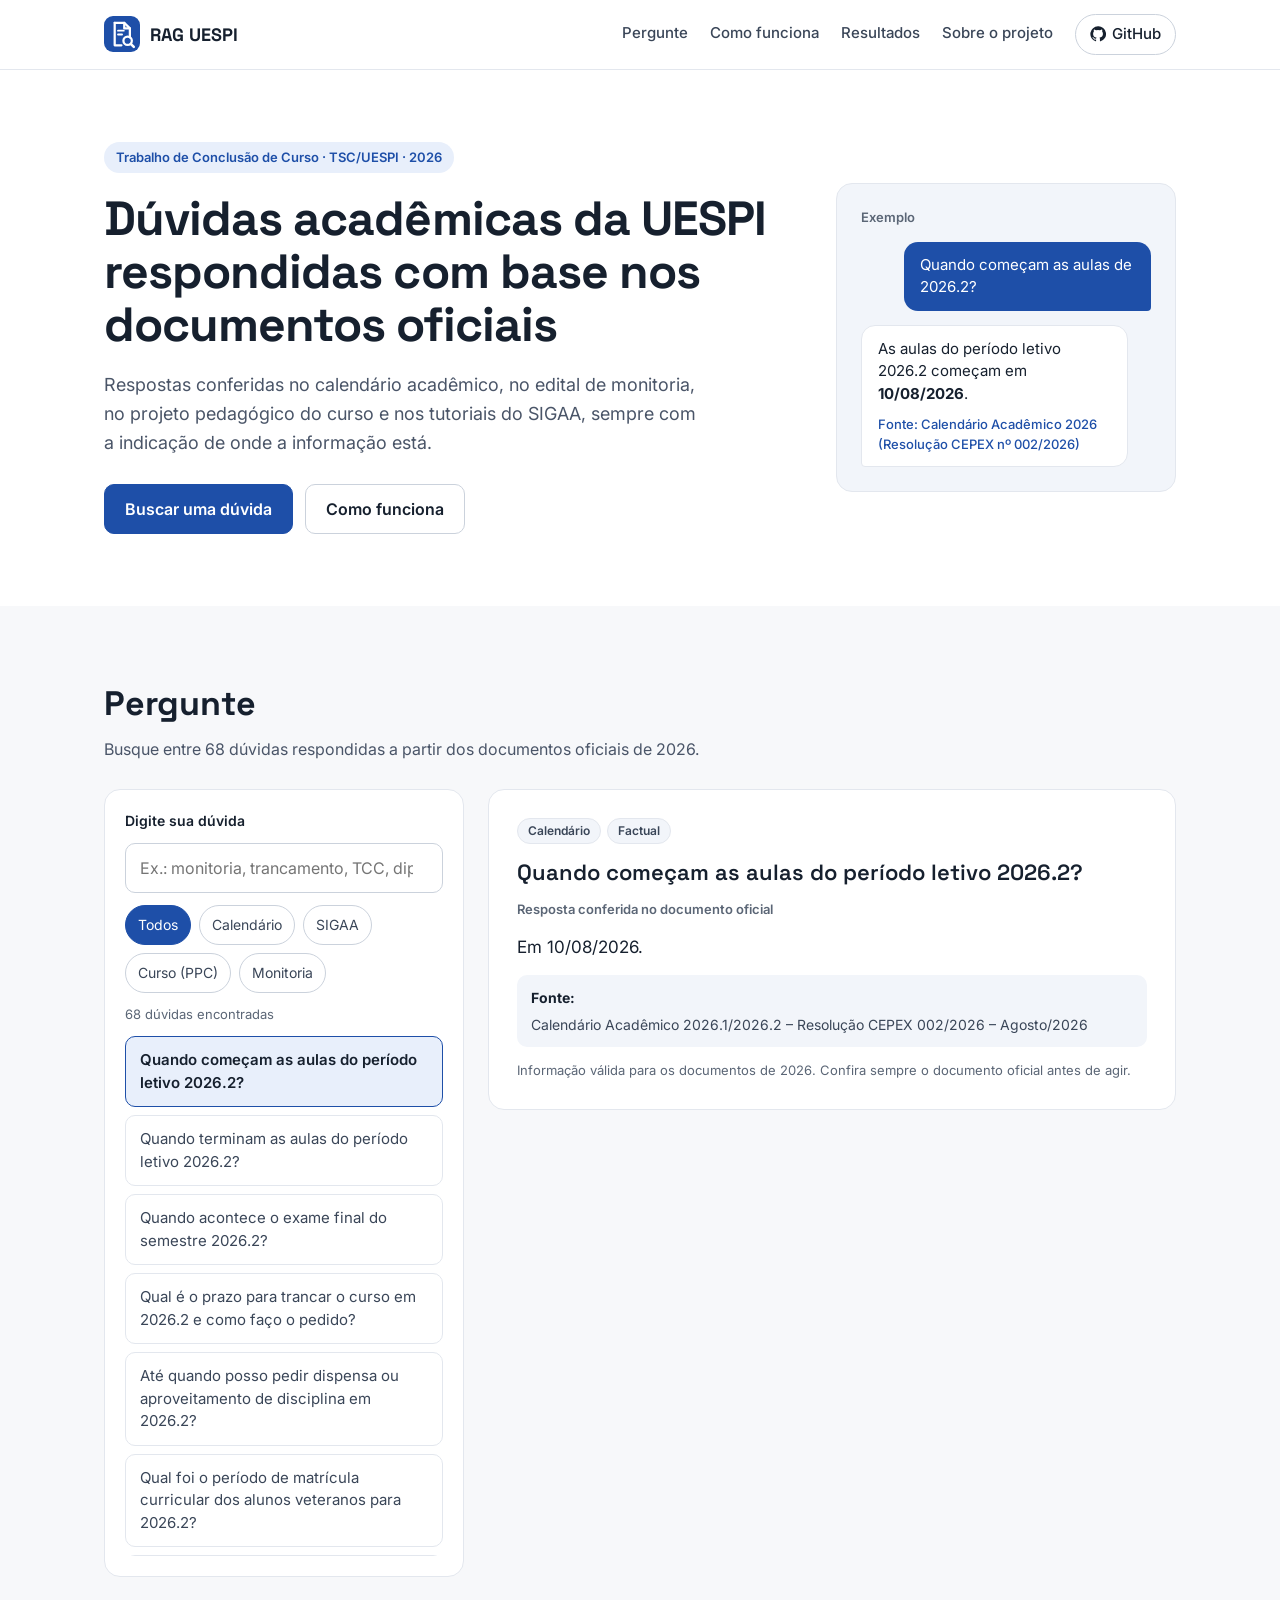
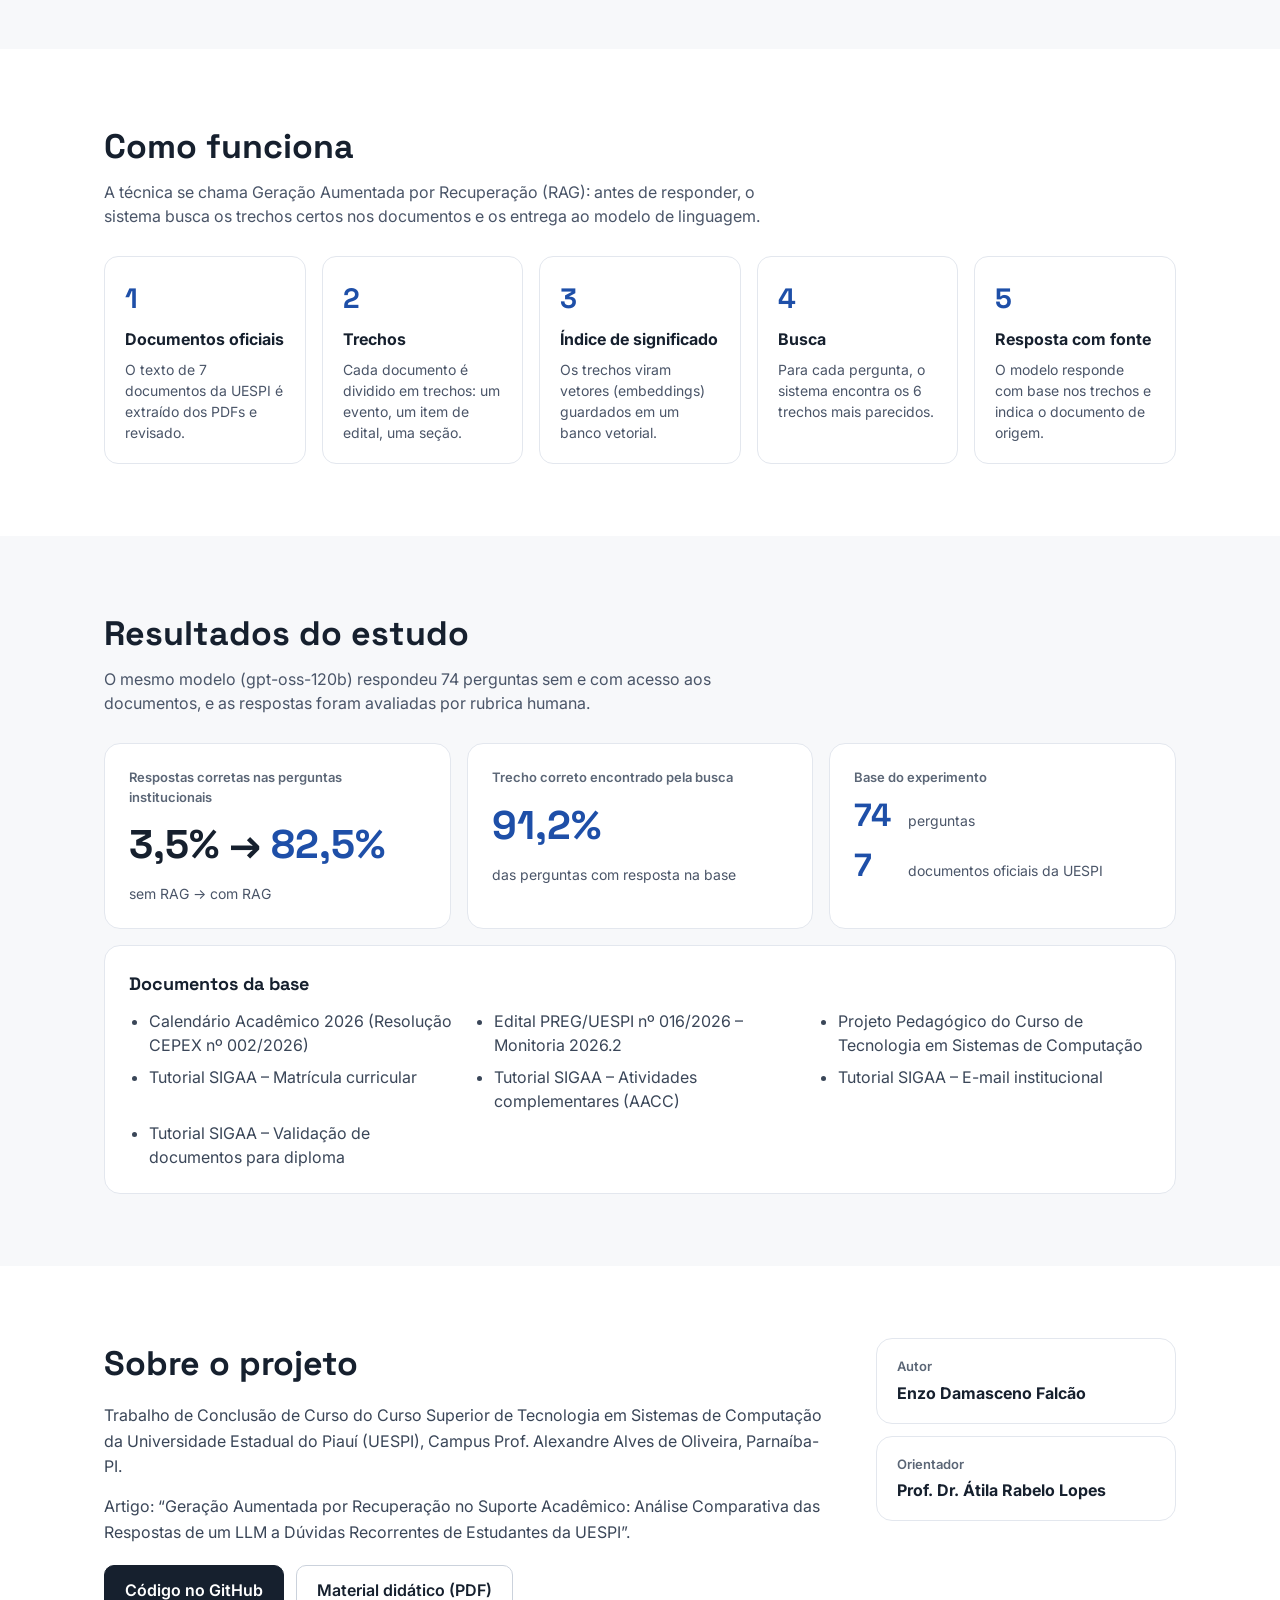
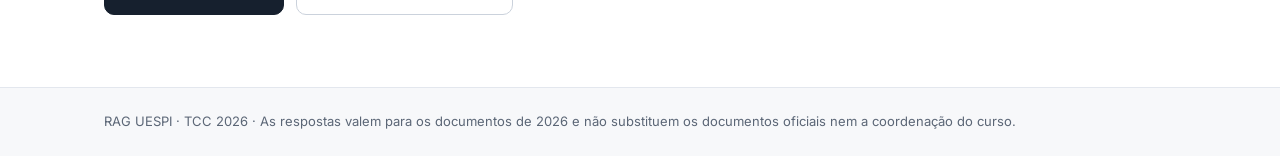
<file: docs/index.html>
<!doctype html>
<html lang="pt-BR">
<head>
<meta charset="utf-8">
<meta name="viewport" content="width=device-width, initial-scale=1">
<title>RAG UESPI – Dúvidas acadêmicas respondidas com documentos oficiais</title>
<meta name="description" content="Projeto de TCC (TSC/UESPI): dúvidas acadêmicas da UESPI respondidas com base em documentos oficiais, usando Geração Aumentada por Recuperação (RAG).">
<link rel="preconnect" href="https://fonts.googleapis.com">
<link rel="preconnect" href="https://fonts.gstatic.com" crossorigin>
<link href="https://fonts.googleapis.com/css2?family=Inter:wght@400;500;600&family=Space+Grotesk:wght@500;600;700&display=swap" rel="stylesheet">
<link rel="icon" type="image/svg+xml" href="logo.svg">
<link rel="stylesheet" href="style.css?v=4">
</head>
<body>
<a class="pular" href="#pergunte">Pular para a busca</a>

<header class="topo">
  <div class="container topo-linha">
    <a href="#inicio" class="marca"><img class="marca-icone" src="logo.svg" width="36" height="36" alt="" aria-hidden="true"><span>RAG UESPI</span></a>
    <button type="button" class="menu-botao" id="menu-botao" aria-expanded="false" aria-controls="menu" aria-label="Abrir menu">
      <svg width="22" height="22" viewBox="0 0 24 24" fill="none" stroke="currentColor" stroke-width="2" stroke-linecap="round" aria-hidden="true"><path d="M4 6h16M4 12h16M4 18h16"></path></svg>
    </button>
    <nav aria-label="Seções" class="menu" id="menu">
      <a href="#pergunte">Pergunte</a>
      <a href="#como-funciona">Como funciona</a>
      <a href="#resultados">Resultados</a>
      <a href="#sobre">Sobre o projeto</a>
      <a href="https://github.com/Enzox22/rag-uespi" class="menu-github">
        <svg width="16" height="16" viewBox="0 0 24 24" fill="currentColor" aria-hidden="true"><path d="M12 .5a11.5 11.5 0 0 0-3.64 22.41c.58.1.79-.25.79-.56v-2c-3.2.7-3.88-1.37-3.88-1.37-.52-1.33-1.28-1.69-1.28-1.69-1.05-.72.08-.7.08-.7 1.16.08 1.77 1.19 1.77 1.19 1.03 1.77 2.7 1.26 3.36.96.1-.75.4-1.26.73-1.55-2.56-.29-5.25-1.28-5.25-5.69 0-1.26.45-2.29 1.19-3.1-.12-.29-.52-1.46.11-3.05 0 0 .97-.31 3.17 1.18a11 11 0 0 1 5.77 0c2.2-1.49 3.17-1.18 3.17-1.18.63 1.59.23 2.76.11 3.05.74.81 1.19 1.84 1.19 3.1 0 4.42-2.7 5.39-5.27 5.68.41.36.78 1.06.78 2.14v3.17c0 .31.21.67.8.56A11.5 11.5 0 0 0 12 .5z"></path></svg>
        GitHub
      </a>
    </nav>
  </div>
</header>

<main>
<section id="inicio" class="faixa branca">
  <div class="container hero">
    <div class="hero-texto">
      <span class="selo">Trabalho de Conclusão de Curso · TSC/UESPI · 2026</span>
      <h1>Dúvidas acadêmicas da UESPI respondidas com base nos documentos oficiais</h1>
      <p class="lead">Respostas conferidas no calendário acadêmico, no edital de monitoria, no projeto pedagógico do curso e nos tutoriais do SIGAA, sempre com a indicação de onde a informação está.</p>
      <div class="acoes">
        <a class="botao primario" href="#pergunte">Buscar uma dúvida</a>
        <a class="botao" href="#como-funciona">Como funciona</a>
      </div>
    </div>
    <div class="hero-exemplo" aria-label="Exemplo de pergunta e resposta">
      <div class="rotulo">Exemplo</div>
      <div class="balao pergunta-balao">Quando começam as aulas de 2026.2?</div>
      <div class="balao resposta-balao">As aulas do período letivo 2026.2 começam em <strong>10/08/2026</strong>.
        <div class="fonte-mini">Fonte: Calendário Acadêmico 2026 (Resolução CEPEX nº 002/2026)</div>
      </div>
    </div>
  </div>
</section>

<section id="pergunte" class="faixa">
  <div class="container">
    <div class="cabecalho-secao">
      <h2>Pergunte</h2>
      <p>Busque entre <span id="total">68</span> dúvidas respondidas a partir dos documentos oficiais de 2026.</p>
    </div>
    <div class="busca-layout">
      <div class="cartao lista-cartao">
        <label for="busca">Digite sua dúvida</label>
        <input id="busca" type="search" placeholder="Ex.: monitoria, trancamento, TCC, diploma" autocomplete="off">
        <div class="temas" role="group" aria-label="Filtrar por tema" id="temas"></div>
        <p class="contagem" id="contagem" aria-live="polite"></p>
        <ul class="lista" id="lista"></ul>
      </div>
      <article class="cartao detalhe" id="detalhe" aria-live="polite">
        <p class="vazio">Escolha uma dúvida na lista para ver a resposta.</p>
      </article>
    </div>
  </div>
</section>

<section id="como-funciona" class="faixa branca">
  <div class="container">
    <div class="cabecalho-secao">
      <h2>Como funciona</h2>
      <p>A técnica se chama Geração Aumentada por Recuperação (RAG): antes de responder, o sistema busca os trechos certos nos documentos e os entrega ao modelo de linguagem.</p>
    </div>
    <ol class="passos">
      <li><span class="num">1</span><strong>Documentos oficiais</strong><span>O texto de 7 documentos da UESPI é extraído dos PDFs e revisado.</span></li>
      <li><span class="num">2</span><strong>Trechos</strong><span>Cada documento é dividido em trechos: um evento, um item de edital, uma seção.</span></li>
      <li><span class="num">3</span><strong>Índice de significado</strong><span>Os trechos viram vetores (embeddings) guardados em um banco vetorial.</span></li>
      <li><span class="num">4</span><strong>Busca</strong><span>Para cada pergunta, o sistema encontra os 6 trechos mais parecidos.</span></li>
      <li><span class="num">5</span><strong>Resposta com fonte</strong><span>O modelo responde com base nos trechos e indica o documento de origem.</span></li>
    </ol>
  </div>
</section>

<section id="resultados" class="faixa">
  <div class="container">
    <div class="cabecalho-secao">
      <h2>Resultados do estudo</h2>
      <p>O mesmo modelo (gpt-oss-120b) respondeu 74 perguntas sem e com acesso aos documentos, e as respostas foram avaliadas por rubrica humana.</p>
    </div>
    <div class="numeros">
      <div class="cartao numero"><span class="rotulo">Respostas corretas nas perguntas institucionais</span><span class="valor">3,5% → <em>82,5%</em></span><span class="nota">sem RAG → com RAG</span></div>
      <div class="cartao numero"><span class="rotulo">Trecho correto encontrado pela busca</span><span class="valor"><em>91,2%</em></span><span class="nota">das perguntas com resposta na base</span></div>
      <div class="cartao numero"><span class="rotulo">Base do experimento</span><div class="par"><span class="valor"><em>74</em></span><span class="nota">perguntas</span></div><div class="par"><span class="valor"><em>7</em></span><span class="nota">documentos oficiais da UESPI</span></div></div>
    </div>
    <div class="cartao documentos">
      <h3>Documentos da base</h3>
      <ul>
        <li>Calendário Acadêmico 2026 (Resolução CEPEX nº 002/2026)</li>
        <li>Edital PREG/UESPI nº 016/2026 – Monitoria 2026.2</li>
        <li>Projeto Pedagógico do Curso de Tecnologia em Sistemas de Computação</li>
        <li>Tutorial SIGAA – Matrícula curricular</li>
        <li>Tutorial SIGAA – Atividades complementares (AACC)</li>
        <li>Tutorial SIGAA – E-mail institucional</li>
        <li>Tutorial SIGAA – Validação de documentos para diploma</li>
      </ul>
    </div>
  </div>
</section>

<section id="sobre" class="faixa branca">
  <div class="container sobre">
    <div class="sobre-texto">
      <h2>Sobre o projeto</h2>
      <p>Trabalho de Conclusão de Curso do Curso Superior de Tecnologia em Sistemas de Computação da Universidade Estadual do Piauí (UESPI), Campus Prof. Alexandre Alves de Oliveira, Parnaíba-PI.</p>
      <p>Artigo: “Geração Aumentada por Recuperação no Suporte Acadêmico: Análise Comparativa das Respostas de um LLM a Dúvidas Recorrentes de Estudantes da UESPI”.</p>
      <div class="acoes">
        <a class="botao escuro" href="https://github.com/Enzox22/rag-uespi">Código no GitHub</a>
        <a class="botao" href="material/Tutorial_RAG_Python.pdf">Material didático (PDF)</a>
      </div>
    </div>
    <div class="pessoas">
      <div class="cartao pessoa"><span class="rotulo">Autor</span><strong>Enzo Damasceno Falcão</strong></div>
      <div class="cartao pessoa"><span class="rotulo">Orientador</span><strong>Prof. Dr. Átila Rabelo Lopes</strong></div>
    </div>
  </div>
</section>
</main>

<footer class="rodape">
  <div class="container">RAG UESPI · TCC 2026 · As respostas valem para os documentos de 2026 e não substituem os documentos oficiais nem a coordenação do curso.</div>
</footer>

<script src="app.js?v=4"></script>
</body>
</html>
</file>
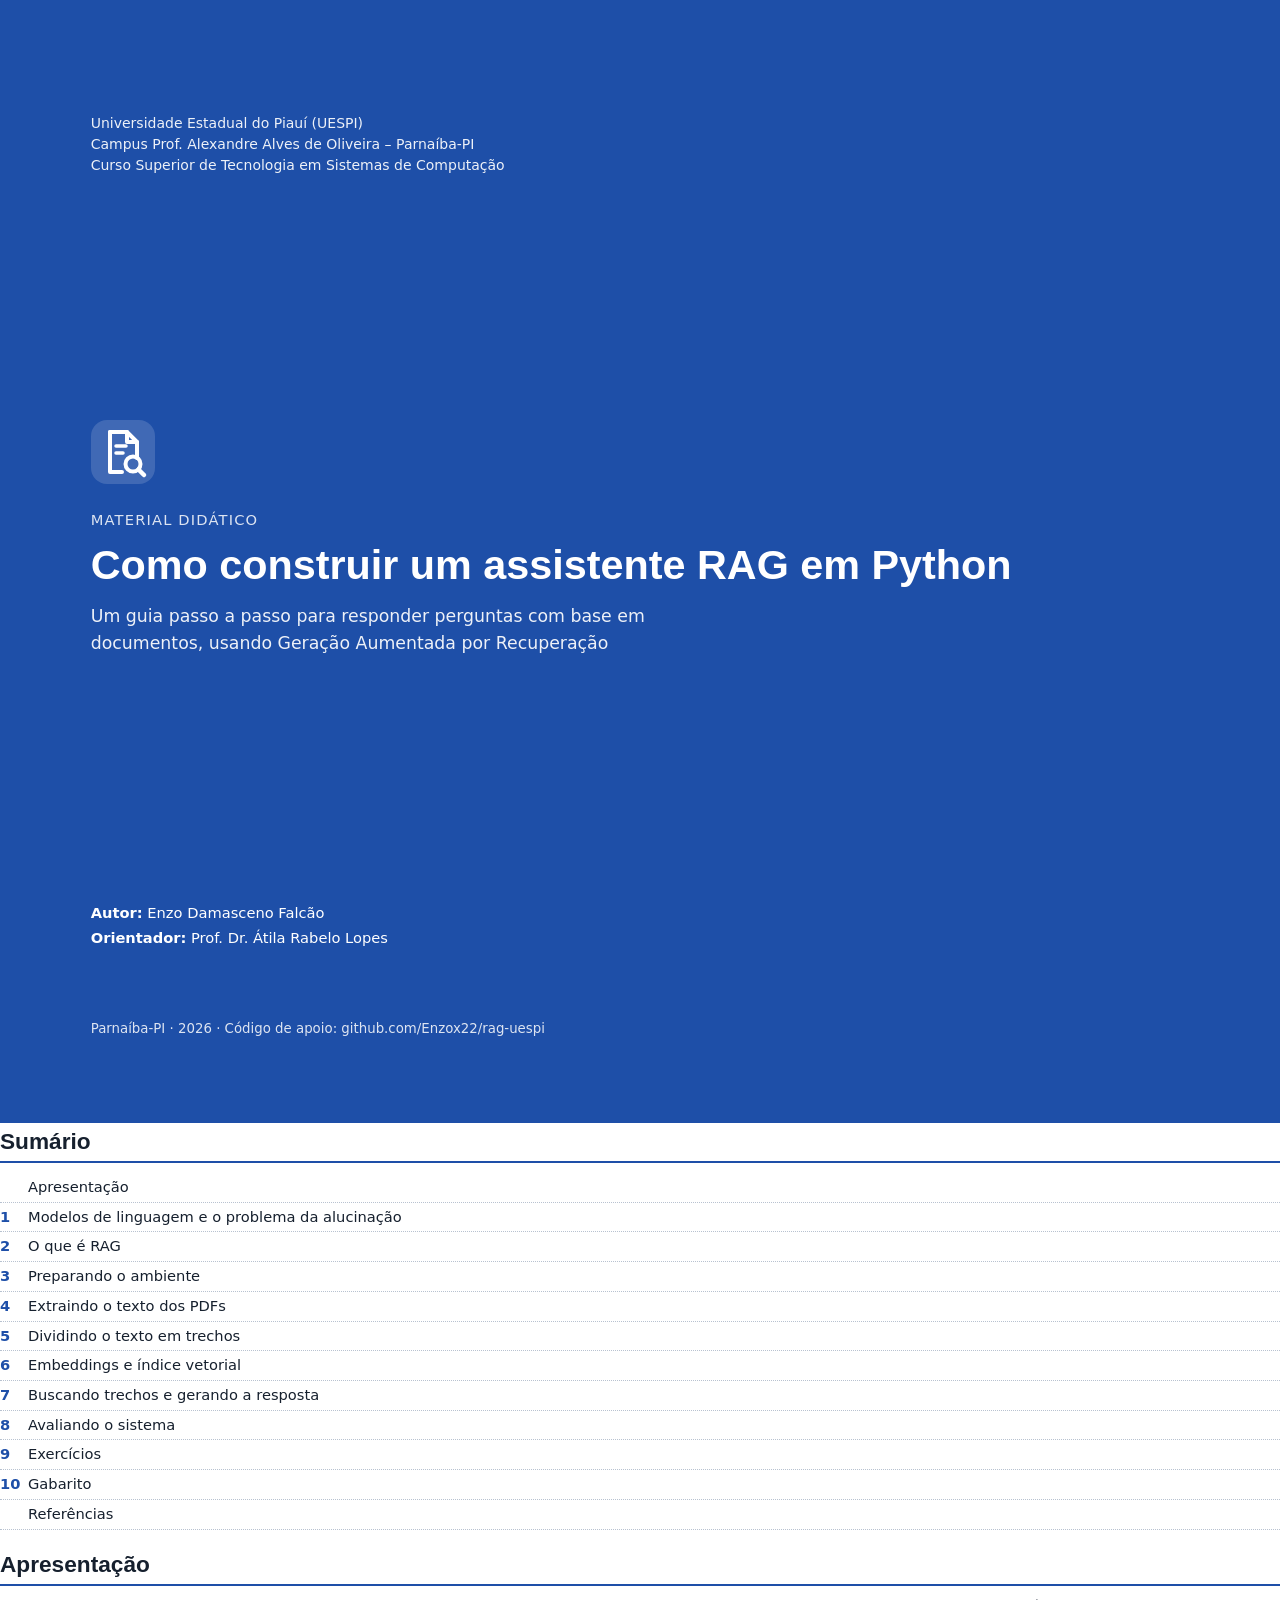
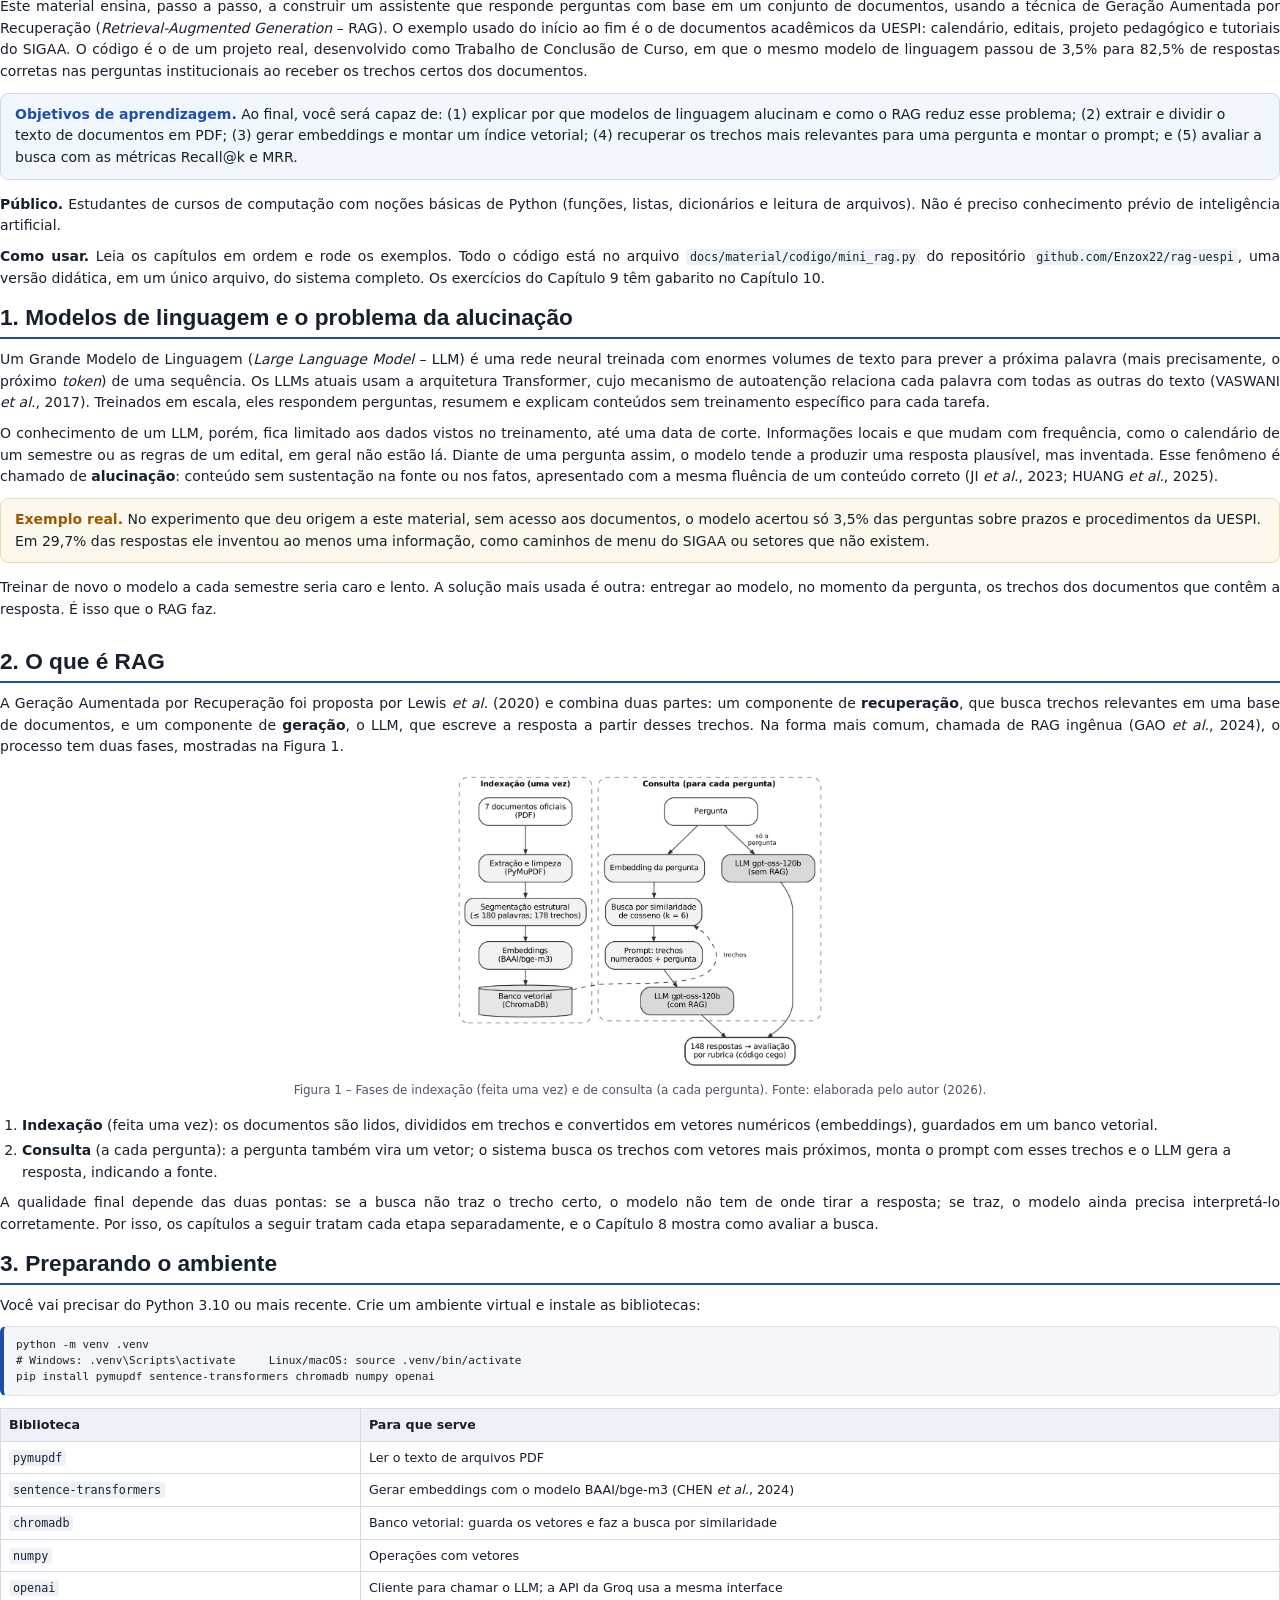
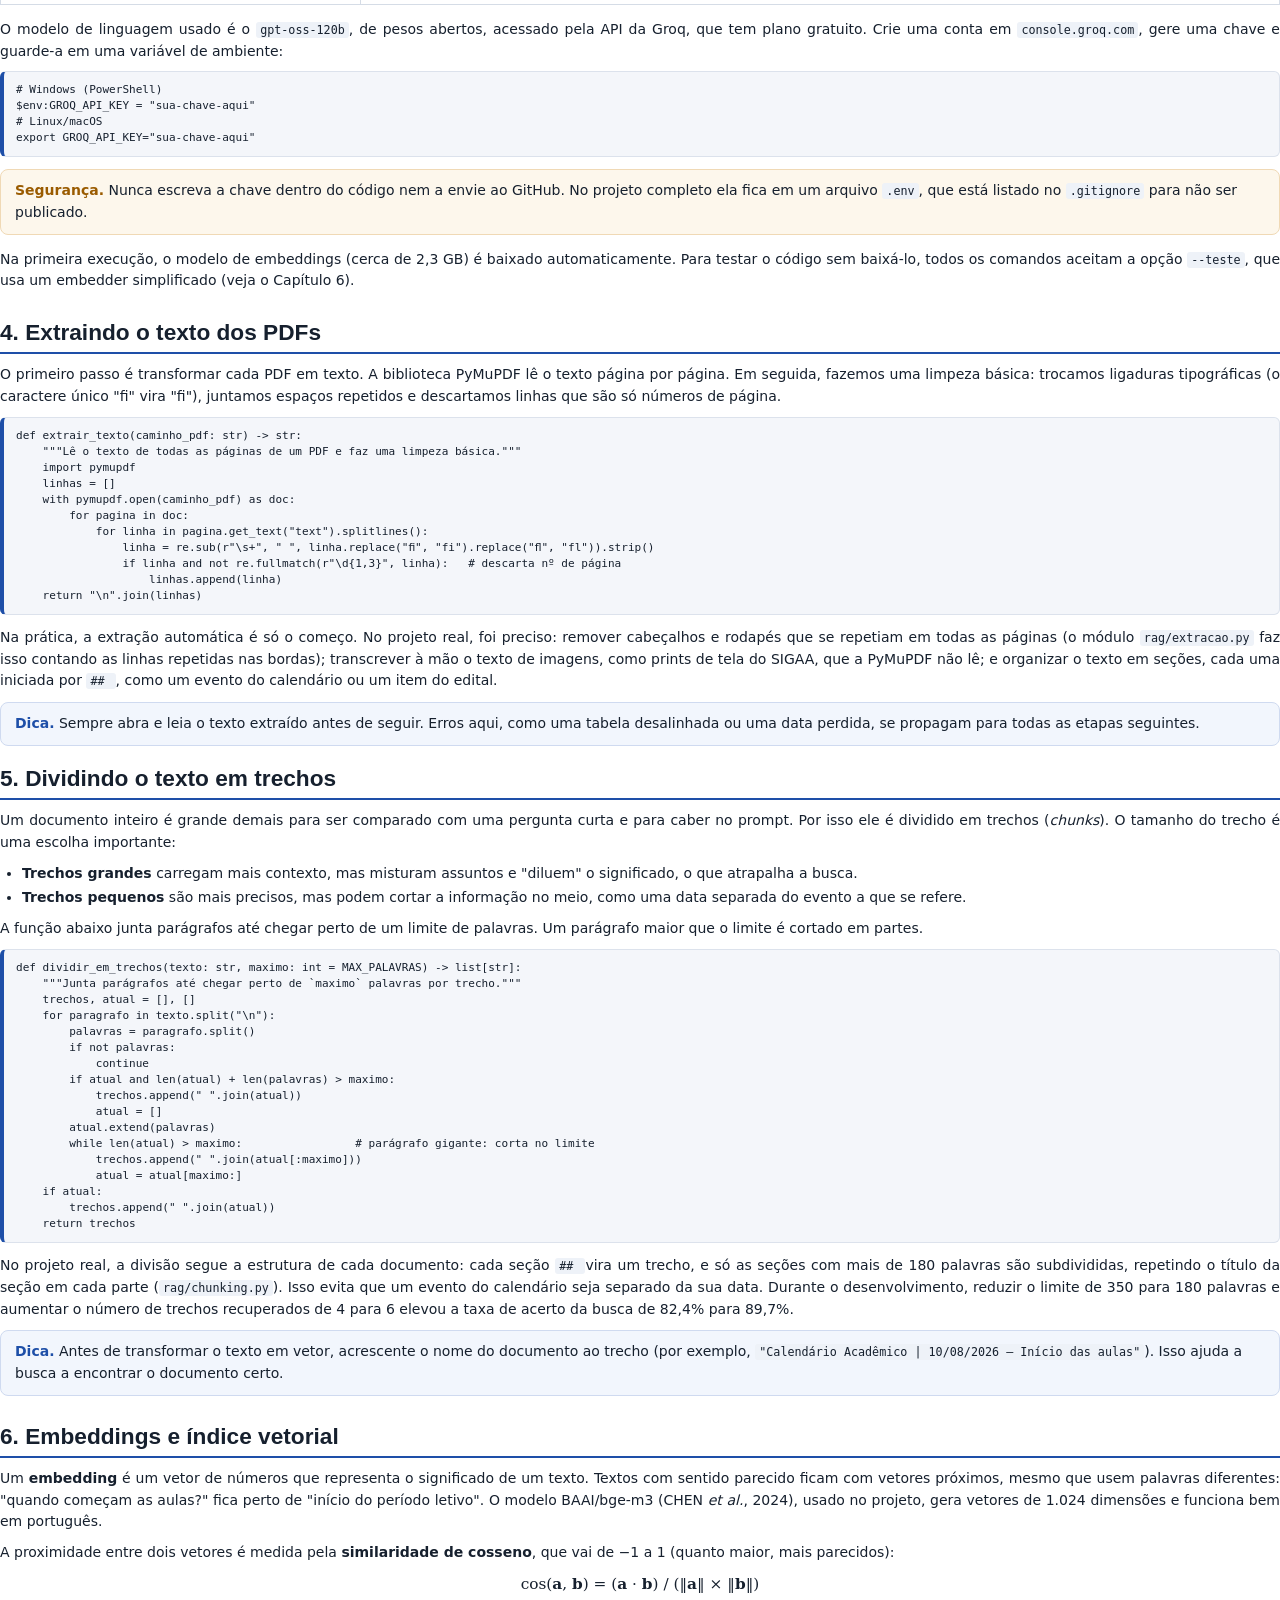
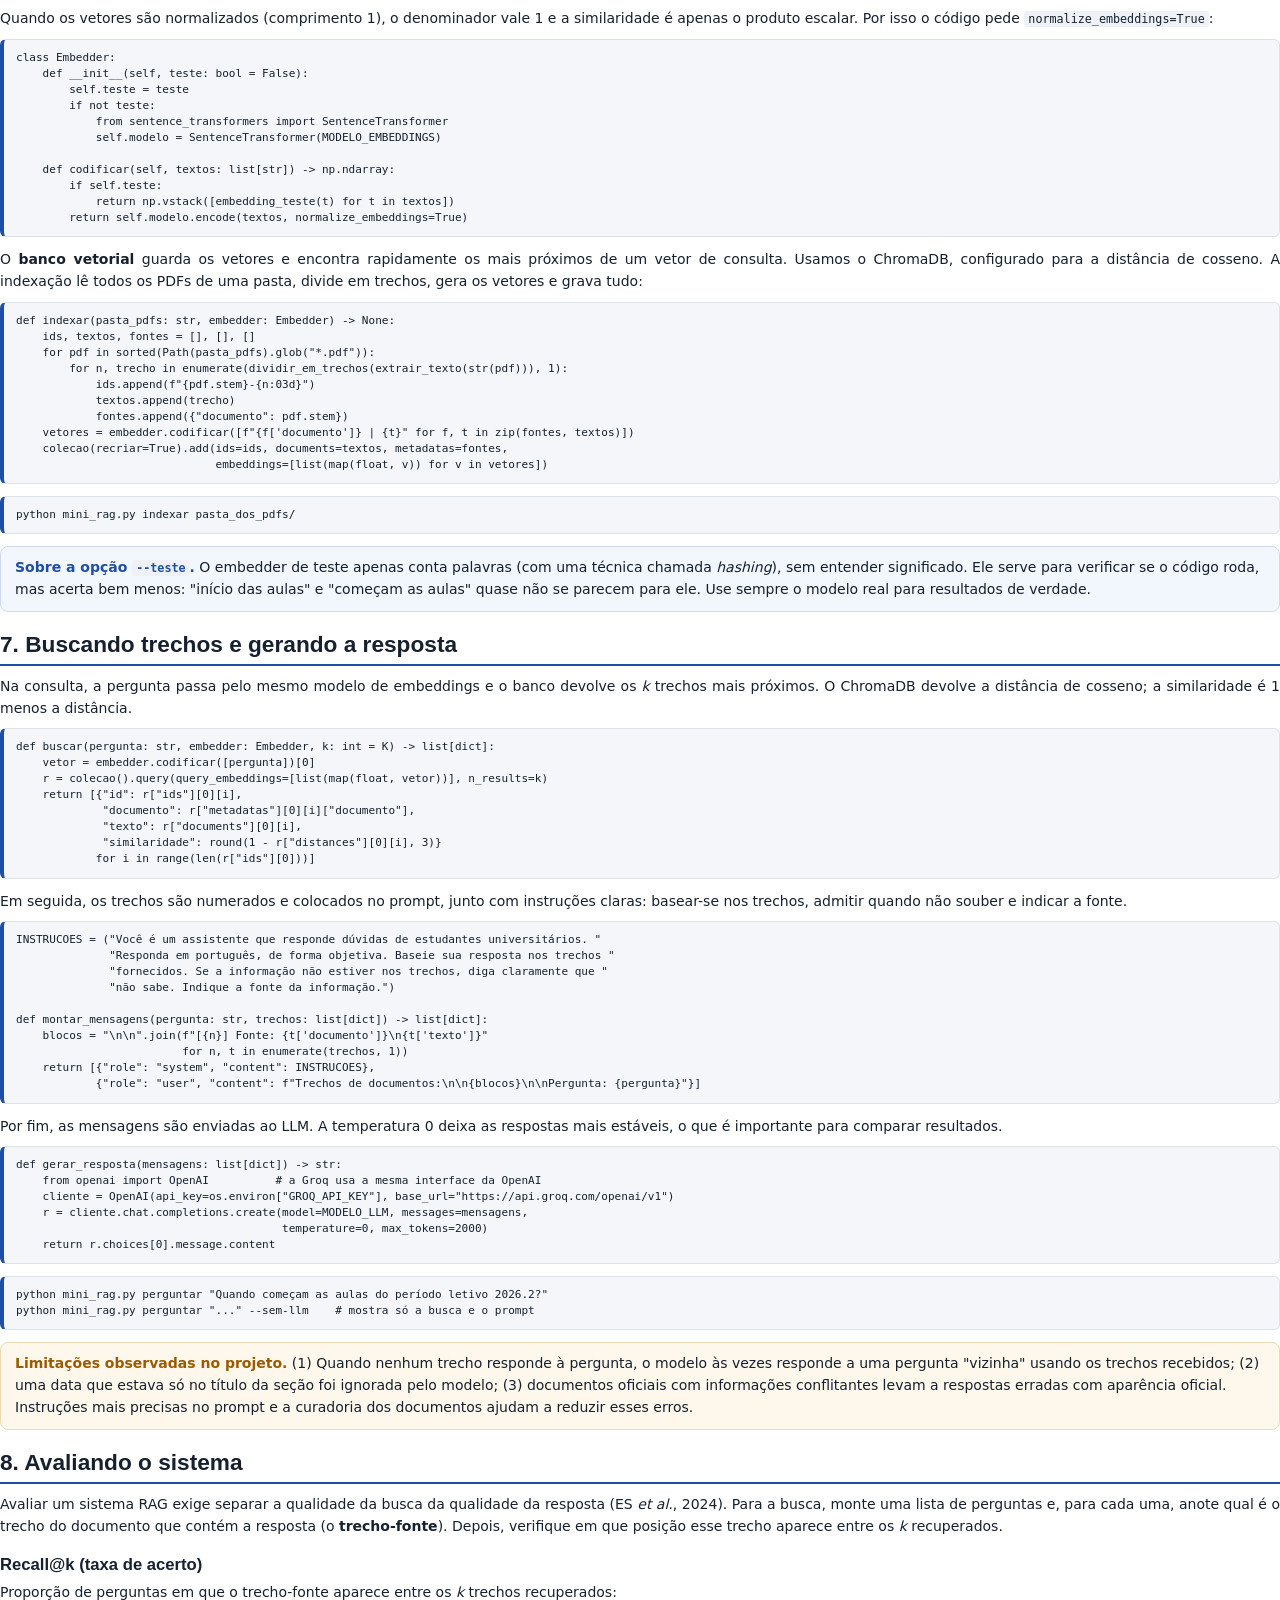
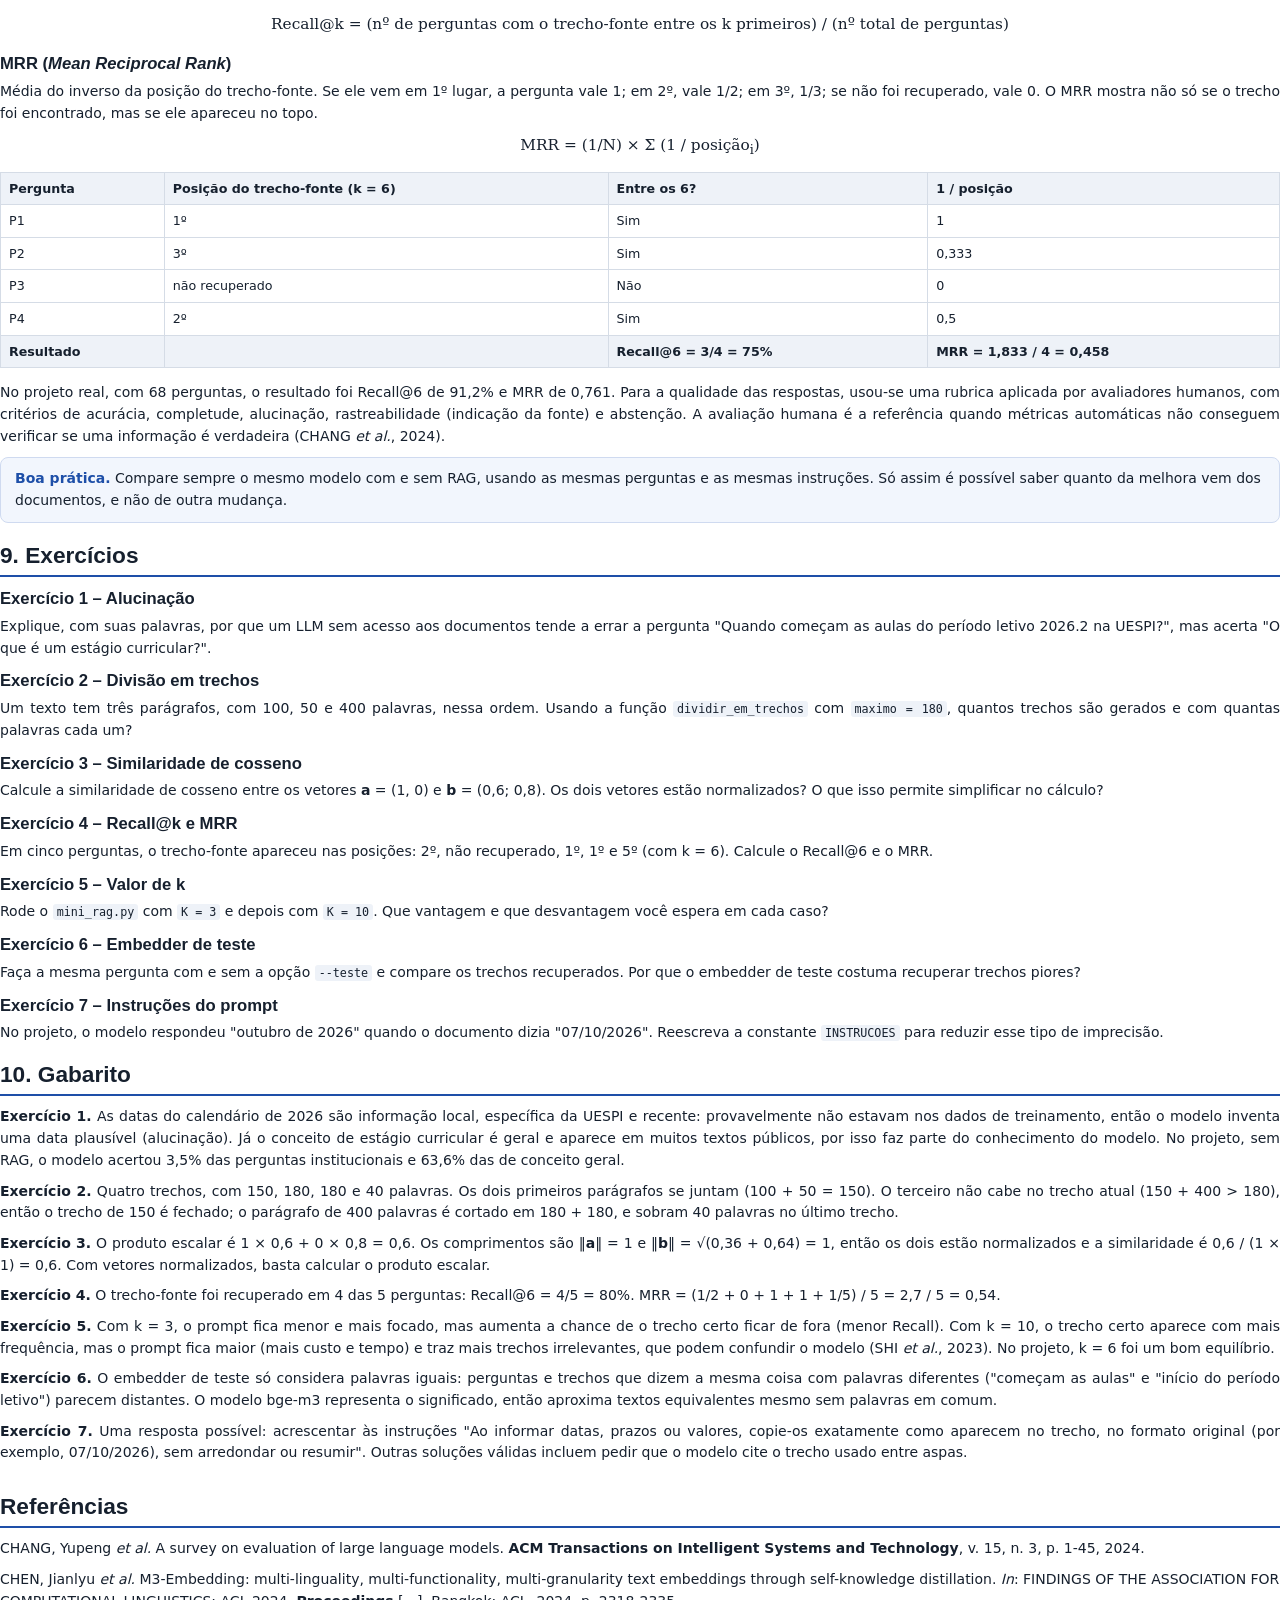
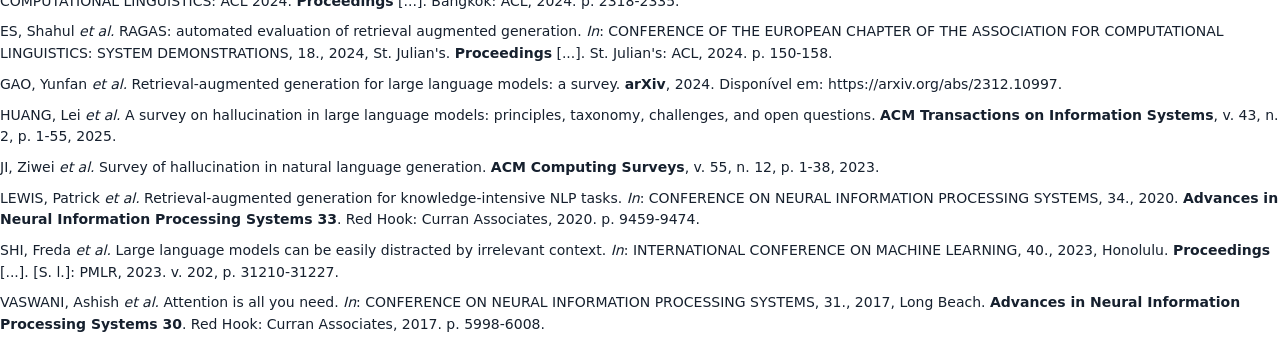
<file: docs/material/tutorial_rag.html>
<!doctype html>
<html lang="pt-BR">
<head>
<meta charset="utf-8">
<title>Como construir um assistente RAG em Python</title>
<style>
@page{size:A4;margin:22mm 20mm 20mm 20mm}
@page :first{margin:0}
*{box-sizing:border-box}
body{margin:0;font-family:Inter,'DejaVu Sans',sans-serif;font-size:10.5pt;line-height:1.55;color:#16202E}
h1,h2,h3{font-family:Inter,sans-serif;color:#16202E;line-height:1.25}
h2{font-size:17pt;margin:0 0 10px;padding-top:4px;border-bottom:2px solid #1E4FA8;padding-bottom:6px;break-after:avoid}
h3{font-size:12.5pt;margin:18px 0 6px;break-after:avoid}
p{margin:0 0 9px;text-align:justify}
ul,ol{margin:0 0 9px;padding-left:22px}
li{margin-bottom:3px}
code{font-family:'DejaVu Sans Mono',monospace;font-size:8.8pt;background:#EEF2F8;padding:1px 4px;border-radius:3px}
pre{font-family:'DejaVu Sans Mono',monospace;font-size:8.3pt;line-height:1.45;background:#F4F6FA;border:1px solid #DCE2EC;border-left:4px solid #1E4FA8;border-radius:6px;padding:10px 12px;margin:6px 0 12px;white-space:pre-wrap;break-inside:avoid}
pre code{background:none;padding:0;font-size:inherit}
.capitulo{break-before:page}
.caixa{border:1px solid #CFDAF0;background:#F2F6FD;border-radius:8px;padding:10px 14px;margin:10px 0 14px;break-inside:avoid}
.caixa strong:first-child{color:#1E4FA8}
.atencao{border-color:#F0D9B5;background:#FDF7EC}
.atencao strong:first-child{color:#9A5B00}
table{border-collapse:collapse;width:100%;margin:6px 0 14px;font-size:9.5pt;break-inside:avoid}
th,td{border:1px solid #D5DCE6;padding:6px 8px;text-align:left;vertical-align:top}
th{background:#EEF2F8}
figure{margin:10px 0 16px;text-align:center;break-inside:avoid}
figure img{max-width:100%;max-height:300px}
figcaption{font-size:9pt;color:#4A5568;margin-top:6px}
.formula{font-family:'DejaVu Serif',serif;font-size:11.5pt;text-align:center;margin:8px 0 12px}
/* capa */
.capa{height:297mm;padding:30mm 24mm 22mm;display:flex;flex-direction:column;background:#1E4FA8;color:#fff;break-after:page}
.capa .inst{font-size:10.5pt;line-height:1.5;opacity:.92}
.capa .meio{margin-top:auto;margin-bottom:auto}
.capa .tipo{font-size:11pt;letter-spacing:.08em;text-transform:uppercase;opacity:.85;margin-bottom:10px}
.capa h1{color:#fff;font-size:31pt;margin:0 0 14px;line-height:1.15}
.capa .sub{font-size:13pt;opacity:.92;max-width:150mm}
.capa .autores{font-size:11pt;line-height:1.7}
.capa .rodape{margin-top:18mm;font-size:10pt;opacity:.85}
.capa img{width:64px;height:64px;margin-bottom:18px}
/* sumário */
.sumario ol{list-style:none;padding:0;font-size:11pt}
.sumario li{display:flex;border-bottom:1px dotted #B8C2D0;padding:3px 0;margin:0}
.sumario li span:first-child{width:28px;color:#1E4FA8;font-weight:600}
.exercicio{break-inside:avoid;margin-bottom:12px}
.exercicio h3{margin-top:12px}
</style>
</head>
<body>

<section class="capa">
  <div class="inst">Universidade Estadual do Piauí (UESPI)<br>Campus Prof. Alexandre Alves de Oliveira – Parnaíba-PI<br>Curso Superior de Tecnologia em Sistemas de Computação</div>
  <div class="meio">
    <svg width="64" height="64" viewBox="0 0 64 64" aria-hidden="true" style="margin-bottom:18px"><rect width="64" height="64" rx="16" fill="#FFFFFF" fill-opacity="0.15"/><path d="M19 12h17l10 10v16" fill="none" stroke="#FFFFFF" stroke-width="4" stroke-linejoin="round" stroke-linecap="round"/><path d="M36 12v10h10" fill="none" stroke="#FFFFFF" stroke-width="4" stroke-linejoin="round" stroke-linecap="round"/><path d="M19 12v40h12" fill="none" stroke="#FFFFFF" stroke-width="4" stroke-linejoin="round" stroke-linecap="round"/><path d="M25 26h10M25 33h7" stroke="#FFFFFF" stroke-width="3.5" stroke-linecap="round"/><circle cx="42" cy="44" r="7.5" fill="none" stroke="#FFFFFF" stroke-width="4"/><path d="M47.5 49.5L53 55" stroke="#FFFFFF" stroke-width="4.5" stroke-linecap="round"/></svg>
    <div class="tipo">Material didático</div>
    <h1>Como construir um assistente RAG em Python</h1>
    <div class="sub">Um guia passo a passo para responder perguntas com base em documentos, usando Geração Aumentada por Recuperação</div>
  </div>
  <div class="autores"><strong>Autor:</strong> Enzo Damasceno Falcão<br><strong>Orientador:</strong> Prof. Dr. Átila Rabelo Lopes</div>
  <div class="rodape">Parnaíba-PI · 2026 · Código de apoio: github.com/Enzox22/rag-uespi</div>
</section>

<section class="sumario">
  <h2>Sumário</h2>
  <ol>
    <li><span></span>Apresentação</li>
    <li><span>1</span>Modelos de linguagem e o problema da alucinação</li>
    <li><span>2</span>O que é RAG</li>
    <li><span>3</span>Preparando o ambiente</li>
    <li><span>4</span>Extraindo o texto dos PDFs</li>
    <li><span>5</span>Dividindo o texto em trechos</li>
    <li><span>6</span>Embeddings e índice vetorial</li>
    <li><span>7</span>Buscando trechos e gerando a resposta</li>
    <li><span>8</span>Avaliando o sistema</li>
    <li><span>9</span>Exercícios</li>
    <li><span>10</span>Gabarito</li>
    <li><span></span>Referências</li>
  </ol>

  <h2 style="margin-top:16px">Apresentação</h2>
  <p>Este material ensina, passo a passo, a construir um assistente que responde perguntas com base em um conjunto de documentos, usando a técnica de Geração Aumentada por Recuperação (<em>Retrieval-Augmented Generation</em> – RAG). O exemplo usado do início ao fim é o de documentos acadêmicos da UESPI: calendário, editais, projeto pedagógico e tutoriais do SIGAA. O código é o de um projeto real, desenvolvido como Trabalho de Conclusão de Curso, em que o mesmo modelo de linguagem passou de 3,5% para 82,5% de respostas corretas nas perguntas institucionais ao receber os trechos certos dos documentos.</p>
  <div class="caixa"><strong>Objetivos de aprendizagem.</strong> Ao final, você será capaz de: (1) explicar por que modelos de linguagem alucinam e como o RAG reduz esse problema; (2) extrair e dividir o texto de documentos em PDF; (3) gerar embeddings e montar um índice vetorial; (4) recuperar os trechos mais relevantes para uma pergunta e montar o prompt; e (5) avaliar a busca com as métricas Recall@k e MRR.</div>
  <p><strong>Público.</strong> Estudantes de cursos de computação com noções básicas de Python (funções, listas, dicionários e leitura de arquivos). Não é preciso conhecimento prévio de inteligência artificial.</p>
  <p><strong>Como usar.</strong> Leia os capítulos em ordem e rode os exemplos. Todo o código está no arquivo <code>docs/material/codigo/mini_rag.py</code> do repositório <code>github.com/Enzox22/rag-uespi</code>, uma versão didática, em um único arquivo, do sistema completo. Os exercícios do Capítulo 9 têm gabarito no Capítulo 10.</p>
</section>

<section class="capitulo">
  <h2>1. Modelos de linguagem e o problema da alucinação</h2>
  <p>Um Grande Modelo de Linguagem (<em>Large Language Model</em> – LLM) é uma rede neural treinada com enormes volumes de texto para prever a próxima palavra (mais precisamente, o próximo <em>token</em>) de uma sequência. Os LLMs atuais usam a arquitetura Transformer, cujo mecanismo de autoatenção relaciona cada palavra com todas as outras do texto (VASWANI <em>et al.</em>, 2017). Treinados em escala, eles respondem perguntas, resumem e explicam conteúdos sem treinamento específico para cada tarefa.</p>
  <p>O conhecimento de um LLM, porém, fica limitado aos dados vistos no treinamento, até uma data de corte. Informações locais e que mudam com frequência, como o calendário de um semestre ou as regras de um edital, em geral não estão lá. Diante de uma pergunta assim, o modelo tende a produzir uma resposta plausível, mas inventada. Esse fenômeno é chamado de <strong>alucinação</strong>: conteúdo sem sustentação na fonte ou nos fatos, apresentado com a mesma fluência de um conteúdo correto (JI <em>et al.</em>, 2023; HUANG <em>et al.</em>, 2025).</p>
  <div class="caixa atencao"><strong>Exemplo real.</strong> No experimento que deu origem a este material, sem acesso aos documentos, o modelo acertou só 3,5% das perguntas sobre prazos e procedimentos da UESPI. Em 29,7% das respostas ele inventou ao menos uma informação, como caminhos de menu do SIGAA ou setores que não existem.</div>
  <p>Treinar de novo o modelo a cada semestre seria caro e lento. A solução mais usada é outra: entregar ao modelo, no momento da pergunta, os trechos dos documentos que contêm a resposta. É isso que o RAG faz.</p>

  <h2 style="margin-top:22px">2. O que é RAG</h2>
  <p>A Geração Aumentada por Recuperação foi proposta por Lewis <em>et al.</em> (2020) e combina duas partes: um componente de <strong>recuperação</strong>, que busca trechos relevantes em uma base de documentos, e um componente de <strong>geração</strong>, o LLM, que escreve a resposta a partir desses trechos. Na forma mais comum, chamada de RAG ingênua (GAO <em>et al.</em>, 2024), o processo tem duas fases, mostradas na Figura 1.</p>
  <figure>
    <img src="img/pipeline.png" alt="Fluxo do pipeline RAG: indexação dos documentos e consulta">
    <figcaption>Figura 1 – Fases de indexação (feita uma vez) e de consulta (a cada pergunta). Fonte: elaborada pelo autor (2026).</figcaption>
  </figure>
  <ol>
    <li><strong>Indexação</strong> (feita uma vez): os documentos são lidos, divididos em trechos e convertidos em vetores numéricos (embeddings), guardados em um banco vetorial.</li>
    <li><strong>Consulta</strong> (a cada pergunta): a pergunta também vira um vetor; o sistema busca os trechos com vetores mais próximos, monta o prompt com esses trechos e o LLM gera a resposta, indicando a fonte.</li>
  </ol>
  <p>A qualidade final depende das duas pontas: se a busca não traz o trecho certo, o modelo não tem de onde tirar a resposta; se traz, o modelo ainda precisa interpretá-lo corretamente. Por isso, os capítulos a seguir tratam cada etapa separadamente, e o Capítulo 8 mostra como avaliar a busca.</p>
</section>

<section class="capitulo">
  <h2>3. Preparando o ambiente</h2>
  <p>Você vai precisar do Python 3.10 ou mais recente. Crie um ambiente virtual e instale as bibliotecas:</p>
<pre><code>python -m venv .venv
# Windows: .venv\Scripts\activate     Linux/macOS: source .venv/bin/activate
pip install pymupdf sentence-transformers chromadb numpy openai</code></pre>
  <table>
    <tr><th>Biblioteca</th><th>Para que serve</th></tr>
    <tr><td><code>pymupdf</code></td><td>Ler o texto de arquivos PDF</td></tr>
    <tr><td><code>sentence-transformers</code></td><td>Gerar embeddings com o modelo BAAI/bge-m3 (CHEN <em>et al.</em>, 2024)</td></tr>
    <tr><td><code>chromadb</code></td><td>Banco vetorial: guarda os vetores e faz a busca por similaridade</td></tr>
    <tr><td><code>numpy</code></td><td>Operações com vetores</td></tr>
    <tr><td><code>openai</code></td><td>Cliente para chamar o LLM; a API da Groq usa a mesma interface</td></tr>
  </table>
  <p>O modelo de linguagem usado é o <code>gpt-oss-120b</code>, de pesos abertos, acessado pela API da Groq, que tem plano gratuito. Crie uma conta em <code>console.groq.com</code>, gere uma chave e guarde-a em uma variável de ambiente:</p>
<pre><code># Windows (PowerShell)
$env:GROQ_API_KEY = "sua-chave-aqui"
# Linux/macOS
export GROQ_API_KEY="sua-chave-aqui"</code></pre>
  <div class="caixa atencao"><strong>Segurança.</strong> Nunca escreva a chave dentro do código nem a envie ao GitHub. No projeto completo ela fica em um arquivo <code>.env</code>, que está listado no <code>.gitignore</code> para não ser publicado.</div>
  <p>Na primeira execução, o modelo de embeddings (cerca de 2,3 GB) é baixado automaticamente. Para testar o código sem baixá-lo, todos os comandos aceitam a opção <code>--teste</code>, que usa um embedder simplificado (veja o Capítulo 6).</p>

  <h2 style="margin-top:22px">4. Extraindo o texto dos PDFs</h2>
  <p>O primeiro passo é transformar cada PDF em texto. A biblioteca PyMuPDF lê o texto página por página. Em seguida, fazemos uma limpeza básica: trocamos ligaduras tipográficas (o caractere único "ﬁ" vira "fi"), juntamos espaços repetidos e descartamos linhas que são só números de página.</p>
<pre><code>def extrair_texto(caminho_pdf: str) -&gt; str:
    """Lê o texto de todas as páginas de um PDF e faz uma limpeza básica."""
    import pymupdf
    linhas = []
    with pymupdf.open(caminho_pdf) as doc:
        for pagina in doc:
            for linha in pagina.get_text("text").splitlines():
                linha = re.sub(r"\s+", " ", linha.replace("ﬁ", "fi").replace("ﬂ", "fl")).strip()
                if linha and not re.fullmatch(r"\d{1,3}", linha):   # descarta nº de página
                    linhas.append(linha)
    return "\n".join(linhas)</code></pre>
  <p>Na prática, a extração automática é só o começo. No projeto real, foi preciso: remover cabeçalhos e rodapés que se repetiam em todas as páginas (o módulo <code>rag/extracao.py</code> faz isso contando as linhas repetidas nas bordas); transcrever à mão o texto de imagens, como prints de tela do SIGAA, que a PyMuPDF não lê; e organizar o texto em seções, cada uma iniciada por <code>## </code>, como um evento do calendário ou um item do edital.</p>
  <div class="caixa"><strong>Dica.</strong> Sempre abra e leia o texto extraído antes de seguir. Erros aqui, como uma tabela desalinhada ou uma data perdida, se propagam para todas as etapas seguintes.</div>
</section>

<section class="capitulo">
  <h2>5. Dividindo o texto em trechos</h2>
  <p>Um documento inteiro é grande demais para ser comparado com uma pergunta curta e para caber no prompt. Por isso ele é dividido em trechos (<em>chunks</em>). O tamanho do trecho é uma escolha importante:</p>
  <ul>
    <li><strong>Trechos grandes</strong> carregam mais contexto, mas misturam assuntos e "diluem" o significado, o que atrapalha a busca.</li>
    <li><strong>Trechos pequenos</strong> são mais precisos, mas podem cortar a informação no meio, como uma data separada do evento a que se refere.</li>
  </ul>
  <p>A função abaixo junta parágrafos até chegar perto de um limite de palavras. Um parágrafo maior que o limite é cortado em partes.</p>
<pre><code>def dividir_em_trechos(texto: str, maximo: int = MAX_PALAVRAS) -&gt; list[str]:
    """Junta parágrafos até chegar perto de `maximo` palavras por trecho."""
    trechos, atual = [], []
    for paragrafo in texto.split("\n"):
        palavras = paragrafo.split()
        if not palavras:
            continue
        if atual and len(atual) + len(palavras) &gt; maximo:
            trechos.append(" ".join(atual))
            atual = []
        atual.extend(palavras)
        while len(atual) &gt; maximo:                 # parágrafo gigante: corta no limite
            trechos.append(" ".join(atual[:maximo]))
            atual = atual[maximo:]
    if atual:
        trechos.append(" ".join(atual))
    return trechos</code></pre>
  <p>No projeto real, a divisão segue a estrutura de cada documento: cada seção <code>## </code> vira um trecho, e só as seções com mais de 180 palavras são subdivididas, repetindo o título da seção em cada parte (<code>rag/chunking.py</code>). Isso evita que um evento do calendário seja separado da sua data. Durante o desenvolvimento, reduzir o limite de 350 para 180 palavras e aumentar o número de trechos recuperados de 4 para 6 elevou a taxa de acerto da busca de 82,4% para 89,7%.</p>
  <div class="caixa"><strong>Dica.</strong> Antes de transformar o texto em vetor, acrescente o nome do documento ao trecho (por exemplo, <code>"Calendário Acadêmico | 10/08/2026 – Início das aulas"</code>). Isso ajuda a busca a encontrar o documento certo.</div>

  <h2 style="margin-top:22px">6. Embeddings e índice vetorial</h2>
  <p>Um <strong>embedding</strong> é um vetor de números que representa o significado de um texto. Textos com sentido parecido ficam com vetores próximos, mesmo que usem palavras diferentes: "quando começam as aulas?" fica perto de "início do período letivo". O modelo BAAI/bge-m3 (CHEN <em>et al.</em>, 2024), usado no projeto, gera vetores de 1.024 dimensões e funciona bem em português.</p>
  <p>A proximidade entre dois vetores é medida pela <strong>similaridade de cosseno</strong>, que vai de −1 a 1 (quanto maior, mais parecidos):</p>
  <p class="formula">cos(<b>a</b>, <b>b</b>) = (<b>a</b> · <b>b</b>) / (‖<b>a</b>‖ × ‖<b>b</b>‖)</p>
  <p>Quando os vetores são normalizados (comprimento 1), o denominador vale 1 e a similaridade é apenas o produto escalar. Por isso o código pede <code>normalize_embeddings=True</code>:</p>
<pre><code>class Embedder:
    def __init__(self, teste: bool = False):
        self.teste = teste
        if not teste:
            from sentence_transformers import SentenceTransformer
            self.modelo = SentenceTransformer(MODELO_EMBEDDINGS)

    def codificar(self, textos: list[str]) -&gt; np.ndarray:
        if self.teste:
            return np.vstack([embedding_teste(t) for t in textos])
        return self.modelo.encode(textos, normalize_embeddings=True)</code></pre>
  <p>O <strong>banco vetorial</strong> guarda os vetores e encontra rapidamente os mais próximos de um vetor de consulta. Usamos o ChromaDB, configurado para a distância de cosseno. A indexação lê todos os PDFs de uma pasta, divide em trechos, gera os vetores e grava tudo:</p>
<pre><code>def indexar(pasta_pdfs: str, embedder: Embedder) -&gt; None:
    ids, textos, fontes = [], [], []
    for pdf in sorted(Path(pasta_pdfs).glob("*.pdf")):
        for n, trecho in enumerate(dividir_em_trechos(extrair_texto(str(pdf))), 1):
            ids.append(f"{pdf.stem}-{n:03d}")
            textos.append(trecho)
            fontes.append({"documento": pdf.stem})
    vetores = embedder.codificar([f"{f['documento']} | {t}" for f, t in zip(fontes, textos)])
    colecao(recriar=True).add(ids=ids, documents=textos, metadatas=fontes,
                              embeddings=[list(map(float, v)) for v in vetores])</code></pre>
<pre><code>python mini_rag.py indexar pasta_dos_pdfs/</code></pre>
  <div class="caixa"><strong>Sobre a opção <code>--teste</code>.</strong> O embedder de teste apenas conta palavras (com uma técnica chamada <em>hashing</em>), sem entender significado. Ele serve para verificar se o código roda, mas acerta bem menos: "início das aulas" e "começam as aulas" quase não se parecem para ele. Use sempre o modelo real para resultados de verdade.</div>
</section>

<section class="capitulo">
  <h2>7. Buscando trechos e gerando a resposta</h2>
  <p>Na consulta, a pergunta passa pelo mesmo modelo de embeddings e o banco devolve os <em>k</em> trechos mais próximos. O ChromaDB devolve a distância de cosseno; a similaridade é 1 menos a distância.</p>
<pre><code>def buscar(pergunta: str, embedder: Embedder, k: int = K) -&gt; list[dict]:
    vetor = embedder.codificar([pergunta])[0]
    r = colecao().query(query_embeddings=[list(map(float, vetor))], n_results=k)
    return [{"id": r["ids"][0][i],
             "documento": r["metadatas"][0][i]["documento"],
             "texto": r["documents"][0][i],
             "similaridade": round(1 - r["distances"][0][i], 3)}
            for i in range(len(r["ids"][0]))]</code></pre>
  <p>Em seguida, os trechos são numerados e colocados no prompt, junto com instruções claras: basear-se nos trechos, admitir quando não souber e indicar a fonte.</p>
<pre><code>INSTRUCOES = ("Você é um assistente que responde dúvidas de estudantes universitários. "
              "Responda em português, de forma objetiva. Baseie sua resposta nos trechos "
              "fornecidos. Se a informação não estiver nos trechos, diga claramente que "
              "não sabe. Indique a fonte da informação.")

def montar_mensagens(pergunta: str, trechos: list[dict]) -&gt; list[dict]:
    blocos = "\n\n".join(f"[{n}] Fonte: {t['documento']}\n{t['texto']}"
                         for n, t in enumerate(trechos, 1))
    return [{"role": "system", "content": INSTRUCOES},
            {"role": "user", "content": f"Trechos de documentos:\n\n{blocos}\n\nPergunta: {pergunta}"}]</code></pre>
  <p>Por fim, as mensagens são enviadas ao LLM. A temperatura 0 deixa as respostas mais estáveis, o que é importante para comparar resultados.</p>
<pre><code>def gerar_resposta(mensagens: list[dict]) -&gt; str:
    from openai import OpenAI          # a Groq usa a mesma interface da OpenAI
    cliente = OpenAI(api_key=os.environ["GROQ_API_KEY"], base_url="https://api.groq.com/openai/v1")
    r = cliente.chat.completions.create(model=MODELO_LLM, messages=mensagens,
                                        temperature=0, max_tokens=2000)
    return r.choices[0].message.content</code></pre>
<pre><code>python mini_rag.py perguntar "Quando começam as aulas do período letivo 2026.2?"
python mini_rag.py perguntar "..." --sem-llm    # mostra só a busca e o prompt</code></pre>
  <div class="caixa atencao"><strong>Limitações observadas no projeto.</strong> (1) Quando nenhum trecho responde à pergunta, o modelo às vezes responde a uma pergunta "vizinha" usando os trechos recebidos; (2) uma data que estava só no título da seção foi ignorada pelo modelo; (3) documentos oficiais com informações conflitantes levam a respostas erradas com aparência oficial. Instruções mais precisas no prompt e a curadoria dos documentos ajudam a reduzir esses erros.</div>
</section>

<section class="capitulo">
  <h2>8. Avaliando o sistema</h2>
  <p>Avaliar um sistema RAG exige separar a qualidade da busca da qualidade da resposta (ES <em>et al.</em>, 2024). Para a busca, monte uma lista de perguntas e, para cada uma, anote qual é o trecho do documento que contém a resposta (o <strong>trecho-fonte</strong>). Depois, verifique em que posição esse trecho aparece entre os <em>k</em> recuperados.</p>
  <h3>Recall@k (taxa de acerto)</h3>
  <p>Proporção de perguntas em que o trecho-fonte aparece entre os <em>k</em> trechos recuperados:</p>
  <p class="formula">Recall@k = (nº de perguntas com o trecho-fonte entre os k primeiros) / (nº total de perguntas)</p>
  <h3>MRR (<em>Mean Reciprocal Rank</em>)</h3>
  <p>Média do inverso da posição do trecho-fonte. Se ele vem em 1º lugar, a pergunta vale 1; em 2º, vale 1/2; em 3º, 1/3; se não foi recuperado, vale 0. O MRR mostra não só se o trecho foi encontrado, mas se ele apareceu no topo.</p>
  <p class="formula">MRR = (1/N) × Σ (1 / posição<sub>i</sub>)</p>
  <table>
    <tr><th>Pergunta</th><th>Posição do trecho-fonte (k = 6)</th><th>Entre os 6?</th><th>1 / posição</th></tr>
    <tr><td>P1</td><td>1º</td><td>Sim</td><td>1</td></tr>
    <tr><td>P2</td><td>3º</td><td>Sim</td><td>0,333</td></tr>
    <tr><td>P3</td><td>não recuperado</td><td>Não</td><td>0</td></tr>
    <tr><td>P4</td><td>2º</td><td>Sim</td><td>0,5</td></tr>
    <tr><th>Resultado</th><th></th><th>Recall@6 = 3/4 = 75%</th><th>MRR = 1,833 / 4 = 0,458</th></tr>
  </table>
  <p>No projeto real, com 68 perguntas, o resultado foi Recall@6 de 91,2% e MRR de 0,761. Para a qualidade das respostas, usou-se uma rubrica aplicada por avaliadores humanos, com critérios de acurácia, completude, alucinação, rastreabilidade (indicação da fonte) e abstenção. A avaliação humana é a referência quando métricas automáticas não conseguem verificar se uma informação é verdadeira (CHANG <em>et al.</em>, 2024).</p>
  <div class="caixa"><strong>Boa prática.</strong> Compare sempre o mesmo modelo com e sem RAG, usando as mesmas perguntas e as mesmas instruções. Só assim é possível saber quanto da melhora vem dos documentos, e não de outra mudança.</div>
</section>

<section class="capitulo">
  <h2>9. Exercícios</h2>
  <div class="exercicio"><h3>Exercício 1 – Alucinação</h3><p>Explique, com suas palavras, por que um LLM sem acesso aos documentos tende a errar a pergunta "Quando começam as aulas do período letivo 2026.2 na UESPI?", mas acerta "O que é um estágio curricular?".</p></div>
  <div class="exercicio"><h3>Exercício 2 – Divisão em trechos</h3><p>Um texto tem três parágrafos, com 100, 50 e 400 palavras, nessa ordem. Usando a função <code>dividir_em_trechos</code> com <code>maximo = 180</code>, quantos trechos são gerados e com quantas palavras cada um?</p></div>
  <div class="exercicio"><h3>Exercício 3 – Similaridade de cosseno</h3><p>Calcule a similaridade de cosseno entre os vetores <b>a</b> = (1, 0) e <b>b</b> = (0,6; 0,8). Os dois vetores estão normalizados? O que isso permite simplificar no cálculo?</p></div>
  <div class="exercicio"><h3>Exercício 4 – Recall@k e MRR</h3><p>Em cinco perguntas, o trecho-fonte apareceu nas posições: 2º, não recuperado, 1º, 1º e 5º (com k = 6). Calcule o Recall@6 e o MRR.</p></div>
  <div class="exercicio"><h3>Exercício 5 – Valor de k</h3><p>Rode o <code>mini_rag.py</code> com <code>K = 3</code> e depois com <code>K = 10</code>. Que vantagem e que desvantagem você espera em cada caso?</p></div>
  <div class="exercicio"><h3>Exercício 6 – Embedder de teste</h3><p>Faça a mesma pergunta com e sem a opção <code>--teste</code> e compare os trechos recuperados. Por que o embedder de teste costuma recuperar trechos piores?</p></div>
  <div class="exercicio"><h3>Exercício 7 – Instruções do prompt</h3><p>No projeto, o modelo respondeu "outubro de 2026" quando o documento dizia "07/10/2026". Reescreva a constante <code>INSTRUCOES</code> para reduzir esse tipo de imprecisão.</p></div>
</section>

<section class="capitulo">
  <h2>10. Gabarito</h2>
  <p><strong>Exercício 1.</strong> As datas do calendário de 2026 são informação local, específica da UESPI e recente: provavelmente não estavam nos dados de treinamento, então o modelo inventa uma data plausível (alucinação). Já o conceito de estágio curricular é geral e aparece em muitos textos públicos, por isso faz parte do conhecimento do modelo. No projeto, sem RAG, o modelo acertou 3,5% das perguntas institucionais e 63,6% das de conceito geral.</p>
  <p><strong>Exercício 2.</strong> Quatro trechos, com 150, 180, 180 e 40 palavras. Os dois primeiros parágrafos se juntam (100 + 50 = 150). O terceiro não cabe no trecho atual (150 + 400 &gt; 180), então o trecho de 150 é fechado; o parágrafo de 400 palavras é cortado em 180 + 180, e sobram 40 palavras no último trecho.</p>
  <p><strong>Exercício 3.</strong> O produto escalar é 1 × 0,6 + 0 × 0,8 = 0,6. Os comprimentos são ‖<b>a</b>‖ = 1 e ‖<b>b</b>‖ = √(0,36 + 0,64) = 1, então os dois estão normalizados e a similaridade é 0,6 / (1 × 1) = 0,6. Com vetores normalizados, basta calcular o produto escalar.</p>
  <p><strong>Exercício 4.</strong> O trecho-fonte foi recuperado em 4 das 5 perguntas: Recall@6 = 4/5 = 80%. MRR = (1/2 + 0 + 1 + 1 + 1/5) / 5 = 2,7 / 5 = 0,54.</p>
  <p><strong>Exercício 5.</strong> Com k = 3, o prompt fica menor e mais focado, mas aumenta a chance de o trecho certo ficar de fora (menor Recall). Com k = 10, o trecho certo aparece com mais frequência, mas o prompt fica maior (mais custo e tempo) e traz mais trechos irrelevantes, que podem confundir o modelo (SHI <em>et al.</em>, 2023). No projeto, k = 6 foi um bom equilíbrio.</p>
  <p><strong>Exercício 6.</strong> O embedder de teste só considera palavras iguais: perguntas e trechos que dizem a mesma coisa com palavras diferentes ("começam as aulas" e "início do período letivo") parecem distantes. O modelo bge-m3 representa o significado, então aproxima textos equivalentes mesmo sem palavras em comum.</p>
  <p><strong>Exercício 7.</strong> Uma resposta possível: acrescentar às instruções "Ao informar datas, prazos ou valores, copie-os exatamente como aparecem no trecho, no formato original (por exemplo, 07/10/2026), sem arredondar ou resumir". Outras soluções válidas incluem pedir que o modelo cite o trecho usado entre aspas.</p>

  <h2 style="margin-top:24px">Referências</h2>
  <p style="text-align:left">CHANG, Yupeng <em>et al.</em> A survey on evaluation of large language models. <strong>ACM Transactions on Intelligent Systems and Technology</strong>, v. 15, n. 3, p. 1-45, 2024.</p>
  <p style="text-align:left">CHEN, Jianlyu <em>et al.</em> M3-Embedding: multi-linguality, multi-functionality, multi-granularity text embeddings through self-knowledge distillation. <em>In</em>: FINDINGS OF THE ASSOCIATION FOR COMPUTATIONAL LINGUISTICS: ACL 2024. <strong>Proceedings</strong> [...]. Bangkok: ACL, 2024. p. 2318-2335.</p>
  <p style="text-align:left">ES, Shahul <em>et al.</em> RAGAS: automated evaluation of retrieval augmented generation. <em>In</em>: CONFERENCE OF THE EUROPEAN CHAPTER OF THE ASSOCIATION FOR COMPUTATIONAL LINGUISTICS: SYSTEM DEMONSTRATIONS, 18., 2024, St. Julian's. <strong>Proceedings</strong> [...]. St. Julian's: ACL, 2024. p. 150-158.</p>
  <p style="text-align:left">GAO, Yunfan <em>et al.</em> Retrieval-augmented generation for large language models: a survey. <strong>arXiv</strong>, 2024. Disponível em: https://arxiv.org/abs/2312.10997.</p>
  <p style="text-align:left">HUANG, Lei <em>et al.</em> A survey on hallucination in large language models: principles, taxonomy, challenges, and open questions. <strong>ACM Transactions on Information Systems</strong>, v. 43, n. 2, p. 1-55, 2025.</p>
  <p style="text-align:left">JI, Ziwei <em>et al.</em> Survey of hallucination in natural language generation. <strong>ACM Computing Surveys</strong>, v. 55, n. 12, p. 1-38, 2023.</p>
  <p style="text-align:left">LEWIS, Patrick <em>et al.</em> Retrieval-augmented generation for knowledge-intensive NLP tasks. <em>In</em>: CONFERENCE ON NEURAL INFORMATION PROCESSING SYSTEMS, 34., 2020. <strong>Advances in Neural Information Processing Systems 33</strong>. Red Hook: Curran Associates, 2020. p. 9459-9474.</p>
  <p style="text-align:left">SHI, Freda <em>et al.</em> Large language models can be easily distracted by irrelevant context. <em>In</em>: INTERNATIONAL CONFERENCE ON MACHINE LEARNING, 40., 2023, Honolulu. <strong>Proceedings</strong> [...]. [S. l.]: PMLR, 2023. v. 202, p. 31210-31227.</p>
  <p style="text-align:left">VASWANI, Ashish <em>et al.</em> Attention is all you need. <em>In</em>: CONFERENCE ON NEURAL INFORMATION PROCESSING SYSTEMS, 31., 2017, Long Beach. <strong>Advances in Neural Information Processing Systems 30</strong>. Red Hook: Curran Associates, 2017. p. 5998-6008.</p>
</section>

</body>
</html>
</file>
<file: docs/style.css>
:root{
  --fundo:#F7F8FA; --branco:#FFFFFF; --texto:#16202E; --texto2:#3A4658; --suave:#4A5568; --rotulo:#5B6676;
  --borda:#E3E7EE; --borda2:#CBD2DC; --acento:#1E4FA8; --acento-escuro:#163B80; --acento-claro:#E8EFFB; --painel:#F2F5FA;
}
*{box-sizing:border-box}
html{scroll-behavior:smooth}
body{margin:0;font-family:Inter,system-ui,sans-serif;color:var(--texto);background:var(--fundo);line-height:1.5}
a{color:var(--acento)}a:hover{color:var(--acento-escuro)}
h1,h2,h3{font-family:'Space Grotesk',sans-serif;margin:0}
.container{max-width:1120px;margin:0 auto;padding:0 24px}
.pular{position:absolute;left:-999px;top:8px;background:var(--acento);color:#fff;padding:8px 12px;border-radius:8px;z-index:10}
.pular:focus{left:8px}
:focus-visible{outline:3px solid var(--acento);outline-offset:2px}

.topo{background:var(--branco);border-bottom:1px solid var(--borda);position:sticky;top:0;z-index:5}
.topo-linha{display:flex;flex-wrap:wrap;gap:12px 24px;align-items:center;justify-content:space-between;padding-top:14px;padding-bottom:14px}
.marca{display:flex;align-items:center;gap:10px;text-decoration:none;color:var(--texto);font-family:'Space Grotesk',sans-serif;font-weight:700;font-size:18px}
.marca-icone{width:36px;height:36px;display:block}
.menu{display:flex;align-items:center;gap:6px 22px;font-size:15px;font-weight:500}
.menu a{text-decoration:none;color:var(--texto2);padding:6px 0;border-bottom:2px solid transparent}
.menu a:hover{color:var(--acento)}
.menu a.ativo{color:var(--acento);border-bottom-color:var(--acento)}
.menu a.menu-github{display:inline-flex;align-items:center;gap:6px;padding:8px 14px;border:1px solid var(--borda2);border-radius:999px;color:var(--texto)}
.menu a.menu-github:hover{border-color:var(--acento);color:var(--acento)}
.menu-botao{display:none;align-items:center;justify-content:center;width:44px;height:44px;border:1px solid var(--borda2);border-radius:10px;background:var(--branco);color:var(--texto);cursor:pointer}
section[id]{scroll-margin-top:72px}

.faixa{padding:72px 0}
.branca{background:var(--branco)}
.cabecalho-secao{display:flex;flex-direction:column;gap:8px;margin-bottom:28px}
.cabecalho-secao h2{font-size:34px}
.cabecalho-secao p{margin:0;color:var(--suave);max-width:680px}

.hero{display:flex;flex-wrap:wrap;gap:48px;align-items:center}
.hero-texto{flex:999 1 520px;min-width:0;display:flex;flex-direction:column;gap:20px}
.selo{align-self:flex-start;font-size:13px;font-weight:600;color:var(--acento);background:var(--acento-claro);padding:6px 12px;border-radius:999px}
.hero h1{font-size:clamp(32px,5vw,48px);line-height:1.1;letter-spacing:-.02em}
.lead{margin:0;font-size:18px;line-height:1.6;color:var(--suave);max-width:600px}
.acoes{display:flex;flex-wrap:wrap;gap:12px;margin-top:6px}
.botao{display:inline-flex;align-items:center;min-height:48px;padding:12px 20px;border-radius:10px;border:1px solid var(--borda2);background:var(--branco);color:var(--texto);font-weight:600;text-decoration:none}
.botao:hover{border-color:var(--acento);color:var(--acento)}
.botao.primario{background:var(--acento);border-color:var(--acento);color:#fff}
.botao.primario:hover{background:var(--acento-escuro);color:#fff}
.botao.escuro{background:var(--texto);border-color:var(--texto);color:#fff}
.botao.escuro:hover{background:#000;color:#fff}
.hero-exemplo{flex:1 1 340px;min-width:0;background:var(--painel);border:1px solid var(--borda);border-radius:16px;padding:24px;display:flex;flex-direction:column;gap:14px}
.rotulo{font-size:13px;font-weight:600;color:var(--rotulo)}
.balao{padding:12px 16px;font-size:15px;line-height:1.5}
.pergunta-balao{align-self:flex-end;background:var(--acento);color:#fff;border-radius:14px 14px 4px 14px;max-width:85%}
.resposta-balao{background:var(--branco);border:1px solid var(--borda);border-radius:14px 14px 14px 4px;max-width:92%}
.fonte-mini{margin-top:10px;font-size:13px;color:var(--acento);font-weight:500}

.cartao{background:var(--branco);border:1px solid var(--borda);border-radius:16px}
.busca-layout{display:flex;flex-wrap:wrap;gap:24px;align-items:flex-start}
.lista-cartao{flex:1 1 360px;min-width:0;padding:20px;display:flex;flex-direction:column;gap:12px}
.lista-cartao label{font-size:14px;font-weight:600}
#busca{font:inherit;font-size:16px;padding:12px 14px;border:1px solid var(--borda2);border-radius:10px;min-height:48px;width:100%}
.temas{display:flex;flex-wrap:wrap;gap:8px}
.tema{font:inherit;font-size:14px;padding:8px 12px;min-height:40px;border-radius:999px;border:1px solid var(--borda2);background:var(--branco);color:var(--texto2);cursor:pointer}
.tema[aria-pressed="true"]{background:var(--acento);border-color:var(--acento);color:#fff}
.contagem{margin:0;font-size:13px;color:var(--rotulo)}
.lista{list-style:none;margin:0;padding:0;display:flex;flex-direction:column;gap:8px;max-height:520px;overflow-y:auto}
.item{font:inherit;font-size:15px;text-align:left;width:100%;padding:12px 14px;min-height:48px;border-radius:10px;border:1px solid var(--borda);background:var(--branco);color:var(--texto2);cursor:pointer}
.item:hover{border-color:var(--borda2)}
.item[aria-current="true"]{background:var(--acento-claro);border-color:var(--acento);color:var(--texto);font-weight:600}
.detalhe{flex:999 1 520px;min-width:0;padding:28px;display:flex;flex-direction:column;gap:14px}
.detalhe .vazio{margin:0;color:var(--rotulo)}
.detalhe h3{font-size:22px;font-weight:600;line-height:1.3}
.resposta{font-size:17px;line-height:1.6;margin:0}
.fonte{display:flex;flex-wrap:wrap;gap:6px 8px;align-items:center;background:var(--painel);border-radius:10px;padding:12px 14px;font-size:14px;color:var(--texto2)}
.fonte strong{color:var(--texto)}
.etiquetas{display:flex;flex-wrap:wrap;gap:6px}
.etiqueta{font-size:12px;font-weight:600;color:var(--texto2);background:var(--painel);border:1px solid var(--borda);padding:3px 10px;border-radius:999px}
details.assistente{border:1px solid var(--borda);border-radius:10px;padding:12px 14px}
details.assistente summary{cursor:pointer;font-weight:600;font-size:14px;color:var(--acento)}
.assistente-texto{margin-top:10px;font-size:15px;line-height:1.6;color:var(--texto2);white-space:pre-line}
.aviso{margin:0;font-size:13px;color:var(--rotulo)}

.passos{list-style:none;margin:0;padding:0;display:grid;grid-template-columns:repeat(auto-fit,minmax(190px,1fr));gap:16px}
.passos li{border:1px solid var(--borda);border-radius:14px;padding:20px;display:flex;flex-direction:column;gap:8px}
.passos .num{font-family:'Space Grotesk',sans-serif;font-size:28px;font-weight:700;color:var(--acento)}
.passos li span:last-child{font-size:14px;color:var(--suave)}

.numeros{display:grid;grid-template-columns:repeat(auto-fit,minmax(240px,1fr));gap:16px;margin-bottom:16px}
.numero{padding:24px;display:flex;flex-direction:column;gap:8px}
.valor{font-family:'Space Grotesk',sans-serif;font-size:40px;font-weight:700}
.valor em{font-style:normal;color:var(--acento)}
.nota{font-size:14px;color:var(--suave)}
.par{display:flex;align-items:baseline;gap:12px}
.par .valor{font-size:32px;line-height:1.2;min-width:2ch}
.par + .par{margin-top:4px}
.documentos{padding:24px}
.documentos h3{font-size:18px;margin-bottom:12px}
.documentos ul{margin:0;padding-left:20px;display:grid;grid-template-columns:repeat(auto-fit,minmax(300px,1fr));gap:8px 32px;color:var(--texto2)}

.sobre{display:flex;flex-wrap:wrap;gap:40px}
.sobre-texto{flex:999 1 480px;min-width:0;display:flex;flex-direction:column;gap:14px}
.sobre-texto h2{font-size:34px}
.sobre-texto p{margin:0;color:var(--texto2);line-height:1.6}
.pessoas{flex:1 1 300px;min-width:0;display:flex;flex-direction:column;gap:12px}
.pessoa{padding:18px 20px;display:flex;flex-direction:column;gap:4px}

.rodape{border-top:1px solid var(--borda);padding:24px 0;font-size:13px;color:var(--rotulo)}

@media (max-width:600px){
  .faixa{padding:48px 0}
  .cabecalho-secao h2,.sobre-texto h2{font-size:28px}
  .valor{font-size:32px}
}
@media (max-width:760px){
  .menu-botao{display:inline-flex}
  .menu{display:none;flex-direction:column;align-items:stretch;gap:0;width:100%;padding:8px 0 4px;border-top:1px solid var(--borda)}
  .menu.aberto{display:flex}
  .menu a{padding:12px 4px;border-bottom:1px solid var(--borda)}
  .menu a.ativo{border-bottom-color:var(--borda);border-left:3px solid var(--acento);padding-left:10px}
  .menu a.menu-github{margin-top:10px;justify-content:center;border:1px solid var(--borda2)}
}
</file>
